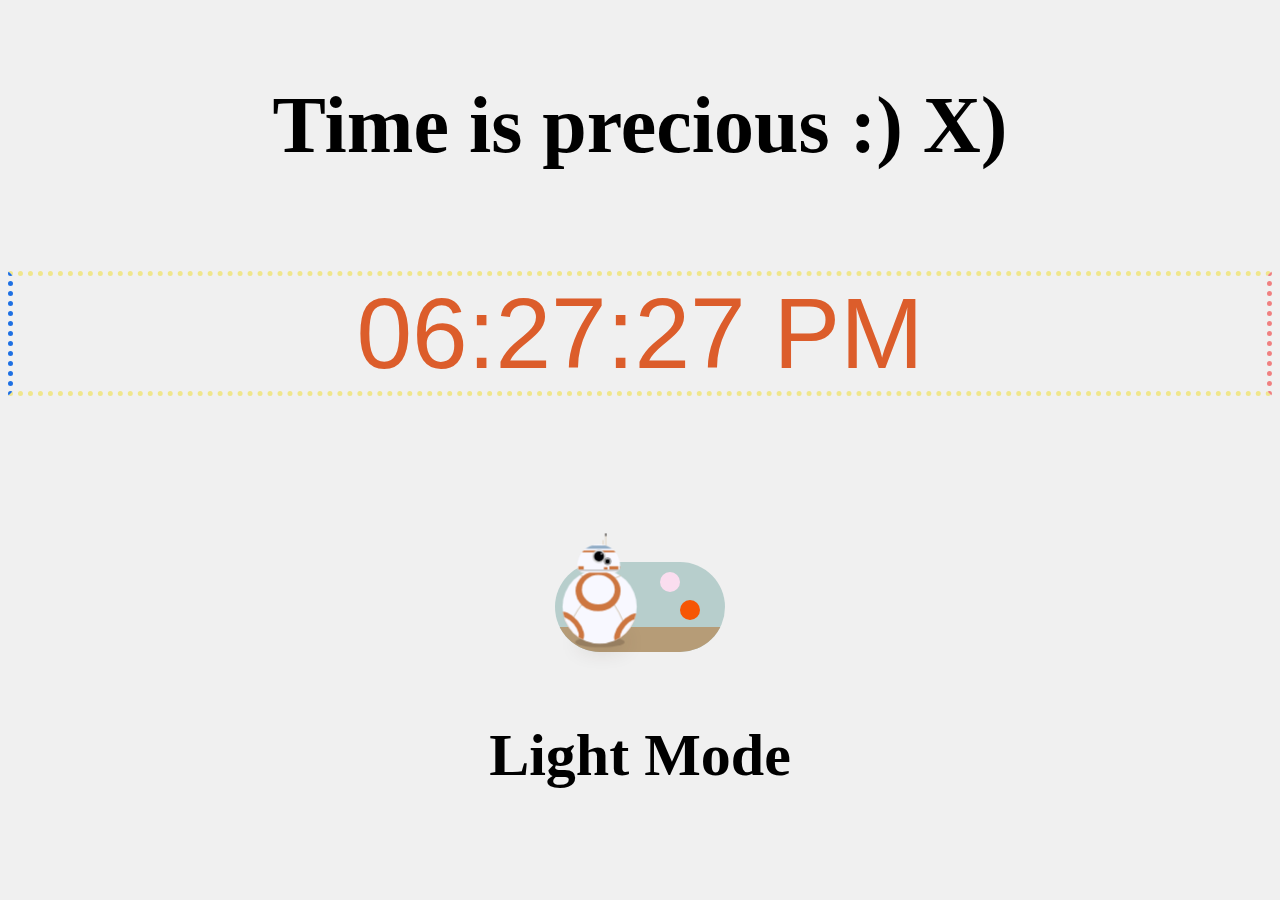
<file: index.html>
<!DOCTYPE html>
<html>
    <head>
        
        <title>
            Digital clock 
        </title>
        <link rel="stylesheet" href = "./dwatch.css">
    </head>
    <body>
        <p class = "Theory" id="title">
            Time is precious :) X)
        </p>
      
      <p id = "Watch" class = "clockstyle" onload="time()">
      </p>
      <div class="switch-btn">
      <label>
        <input type="checkbox" class="slider" id="modeSwitch" onclick="toggleMode()">
        <div class="switch">
            <div class="suns"></div>
            <div class="moons">
                <div class="star star-1"></div>
                <div class="star star-2"></div>
                <div class="star star-3"></div>
                <div class="star star-4"></div>
                <div class="star star-5"></div>
                <div class="first-moon"></div>
            </div>
            <div class="sand"></div>
            <div class="bb8">
                <div class="antennas">
                    <div class="antenna short"></div>
                    <div class="antenna long"></div>
                </div>
                <div class="head">
                    <div class="stripe one"></div>
                    <div class="stripe two"></div>
                    <div class="eyes">
                        <div class="eye one"></div>
                        <div class="eye two"></div>
                    </div>
                    <div class="stripe detail">
                        <div class="detail zero"></div>
                        <div class="detail zero"></div>
                        <div class="detail one"></div>
                        <div class="detail two"></div>
                        <div class="detail three"></div>
                        <div class="detail four"></div>
                        <div class="detail five"></div>
                        <div class="detail five"></div>
                    </div>
                    <div class="stripe three"></div>
                </div>
                <div class="ball">
                    <div class="lines one"></div>
                    <div class="lines two"></div>
                    <div class="ring one"></div>
                    <div class="ring two"></div>
                    <div class="ring three"></div>
                </div>
                <div class="shadow"></div>
            </div>
        </div>
    </label>
</div>
<div id="modeText" class = "modeText">Light Mode</div>
      <script src = "./dwatch.js"></script>
    </body>
</html
</file>
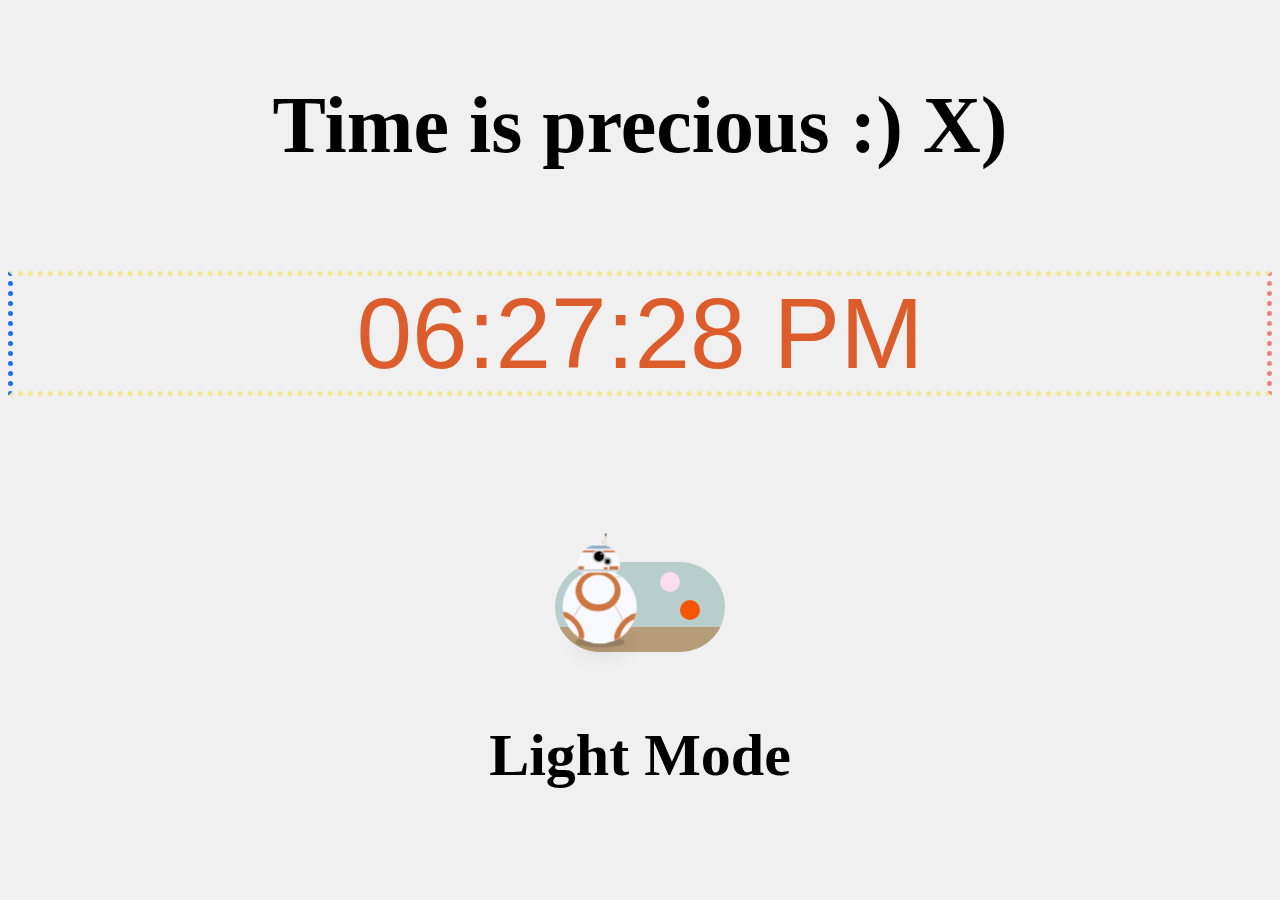
<file: dwatch.html>
<!DOCTYPE html>
<html>
    <head>
        
        <title>
            Digital clock 
        </title>
        <link rel="stylesheet" href = "dwatch.css">
    </head>
    <body>
        <p class = "Theory" id="title">
            Time is precious :) X)
        </p>
      
      <p id = "Watch" class = "clockstyle" onload="time()">
      </p>
      <div class="switch-btn">
      <label>
        <input type="checkbox" class="slider" id="modeSwitch" onclick="toggleMode()">
        <div class="switch">
            <div class="suns"></div>
            <div class="moons">
                <div class="star star-1"></div>
                <div class="star star-2"></div>
                <div class="star star-3"></div>
                <div class="star star-4"></div>
                <div class="star star-5"></div>
                <div class="first-moon"></div>
            </div>
            <div class="sand"></div>
            <div class="bb8">
                <div class="antennas">
                    <div class="antenna short"></div>
                    <div class="antenna long"></div>
                </div>
                <div class="head">
                    <div class="stripe one"></div>
                    <div class="stripe two"></div>
                    <div class="eyes">
                        <div class="eye one"></div>
                        <div class="eye two"></div>
                    </div>
                    <div class="stripe detail">
                        <div class="detail zero"></div>
                        <div class="detail zero"></div>
                        <div class="detail one"></div>
                        <div class="detail two"></div>
                        <div class="detail three"></div>
                        <div class="detail four"></div>
                        <div class="detail five"></div>
                        <div class="detail five"></div>
                    </div>
                    <div class="stripe three"></div>
                </div>
                <div class="ball">
                    <div class="lines one"></div>
                    <div class="lines two"></div>
                    <div class="ring one"></div>
                    <div class="ring two"></div>
                    <div class="ring three"></div>
                </div>
                <div class="shadow"></div>
            </div>
        </div>
    </label>
</div>
<div id="modeText" class = "modeText">Light Mode</div>
      <script src = "dwatch.js"></script>
    </body>
</html
</file>
<file: dwatch.css>
.clockstyle{
    color: rgb(220, 93, 43);
    font-family: Impact, Haettenschweiler, 'Arial Narrow Bold', sans-serif;
    align-content: center;
    text-align: center;
    font-size: 100px;
    border: dotted ;
    border-width: 5px;
    border-color: khaki;
    border-right-color: lightcoral;
    border-left-color: rgb(30, 112, 227);


}

.Theory
{
    color: rgb(0,0,0);
    font: italic;
    font-size: 80px;
    font-weight: bolder;
    text-align: center;
    align-content: center;
}
.modeText
{
    color: rgb(0,0,0);
    font: italic;
    font-size: 60px;
    font-weight: bolder;
    text-align: center;
    align-content: center;
}
.switch-btn{
    display: flex;
    justify-content: center;
    align-items: center;
    height: 25vh;
}
body {
    background-color: #f0f0f0; /* light mode background color */
    color: #333; /* light mode text color */
    transition: background-color 0.3s ease;
  }
  
  .dark-mode {
    background-color: #333; /* dark mode background color */
    color: #f0f0f0; /* dark mode text color */
  }
  
.switch {
    --toggle-size: 1;
  }
  
  .switch *, .switch *::after, *::before {
    -webkit-box-sizing: border-box;
    box-sizing: border-box;
  }
  
  .switch {
    -webkit-box-sizing: border-box;
    box-sizing: border-box;
    display: -webkit-inline-box;
    display: -ms-inline-flexbox;
    display: inline-flex;
    -webkit-box-align: center;
    -ms-flex-align: center;
    align-items: center;
    width: 170px;
    height: 90px;
    background-color: #b7cecc;
    position: relative;
    border-radius: 999px;
    -webkit-transition: .4s;
    -o-transition: .4s;
    transition: .4s;
    cursor: pointer;
    -webkit-transform: scale(var(--toggle-size));
    -ms-transform: scale(var(--toggle-size));
    transform: scale(var(--toggle-size));
  }
  
  .moons {
    position: absolute;
    width: 100px;
    height: 65px;
    overflow: hidden;
    top: 0;
    left: -10px;
  }
  
  .moons .star {
    position: absolute;
    width: 1px;
    height: 1px;
    top: 45px;
    left: 30px;
    border-radius: 999px;
    background-color: #ffffff;
  }
  
  .moons .star.star-1 {
    top: 100%;
    left: 75px;
    -webkit-transition: .2s;
    -o-transition: .2s;
    transition: .2s;
  }
  
  .moons .star.star-2 {
    top: 100%;
    left: 65px;
    -webkit-transition: .3s;
    -o-transition: .3s;
    transition: .3s;
  }
  
  .moons .star.star-3 {
    top: 100%;
    left: 85px;
    -webkit-transition: .4s;
    -o-transition: .4s;
    transition: .4s;
  }
  
  .moons .star.star-4 {
    top: 100%;
    left: 60px;
    -webkit-transition: .5s;
    -o-transition: .5s;
    transition: .5s;
  }
  
  .moons .star.star-5 {
    top: 100%;
    left: 44px;
    -webkit-transition: .6s;
    -o-transition: .6s;
    transition: .6s;
  }
  
  .moons .first-moon {
    position: absolute;
    -webkit-transition: .4s;
    -o-transition: .4s;
    transition: .4s;
    width: 30px;
    height: 30px;
    top: 100%;
    left: 30px;
    background-color: #e0d6d6;
    border-radius: 999px;
  }
  
  .moons::before, .moons::after {
    -webkit-transition: .6s;
    -o-transition: .6s;
    transition: .6s;
    content: "";
    position: absolute;
    width: 8px;
    height: 8px;
    background-color: #dde4e6;
    border-radius: 999px;
    top: 100%;
    left: 70px;
  }
  
  .moons::after {
    width: 5px;
    height: 5px;
    left: 81px;
    -webkit-transition: .8s;
    -o-transition: .8s;
    transition: .8s;
  }
  
  .sand {
    position: absolute;
    width: 100%;
    height: 45px;
    bottom: 0px;
    left: 0;
    border-radius: 0 0 999px 999px;
    overflow: hidden;
  }
  
  .suns {
    position: absolute;
    width: 50px;
    height: 70px;
    overflow: hidden;
    top: 0;
    right: 15px;
  }
  
  .suns::before {
    content: "";
    position: absolute;
    width: 20px;
    height: 20px;
    background-color: #faddef;
    border-radius: 999px;
    top: 10px;
    right: 30px;
    -webkit-transition: .4s;
    -o-transition: .4s;
    transition: .4s;
  }
  
  .suns::after {
    content: "";
    position: absolute;
    width: 20px;
    height: 20px;
    background-color: #F65604;
    border-radius: 999px;
    top: 38px;
    right: 10px;
    -webkit-transition: .6s;
    -o-transition: .6s;
    transition: .6s;
  }
  
  .sand::before {
    position: absolute;
    width: 100%;
    height: 25px;
    bottom: 0px;
    left: 0;
    content: "";
    background-color: #B69C77;
    border-radius: 0 0 999px 999px;
  }
  
  .bb8 {
    position: absolute;
    left: -18%;
    width: 140px;
    -webkit-transform: scale(0.45);
    -ms-transform: scale(0.45);
    transform: scale(0.45);
    -webkit-transition: left .4s;
    -o-transition: left .4s;
    transition: left .4s;
  }
  
  .slider {
    display: none;
  }
  
  .antennas {
    position: absolute;
    -webkit-transition: all 0.4s;
    -o-transition: all 0.4s;
    transition: all 0.4s;
    left: 28%;
  }
  
  .antenna {
    background: #e0d2be;
    position: absolute;
    width: 2px;
  }
  
  .antenna.short {
    height: 20px;
    top: -65px;
    left: 50px;
  }
  
  .antenna.long {
    border-top: 6px solid #020204;
    border-bottom: 6px solid #020204;
    height: 36px;
    top: -80px;
    left: 56px;
  }
  
  .head {
    -webkit-transition: -webkit-transform .4s;
    transition: -webkit-transform .4s;
    -o-transition: transform .4s;
    transition: transform .4s, -webkit-transform .4s;
    background-color: ghostwhite;
    border-radius: 90px 90px 25px 25px;
    -moz-border-radius: 90px 90px 25px 25px;
    -webkit-border-radius: 90px 90px 25px 25px;
    height: 63px;
    margin-left: -45px;
    overflow: hidden;
    position: absolute;
    width: 95px;
    z-index: 1;
    top: -56px;
    left: 56%;
  }
  
  .head .stripe {
    position: absolute;
    width: 100%;
  }
  
  .head .stripe.one {
    background: #7699B7;
    height: 7px;
    opacity: 0.8;
    z-index: 1;
    top: 3px;
  }
  
  .head .stripe.two {
    background: #CD7640;
    height: 4px;
    top: 14px;
  }
  
  .head .stripe.three {
    background: #999;
    height: 4px;
    opacity: 0.5;
    bottom: 3px;
  }
  
  .head .stripe.detail {
    display: -webkit-box;
    display: -ms-flexbox;
    display: flex;
    width: 200px;
    bottom: 7px;
    left: -38%;
    -webkit-transition: left 0.4s;
    -o-transition: left 0.4s;
    transition: left 0.4s;
  }
  
  .head .detail {
    height: 7px;
  }
  
  .head .detail.zero {
    background-color: #CD7640;
    width: 2%;
    margin-left: 3px;
  }
  
  .head .detail.one {
    background-color: #CD7640;
    width: 8%;
    margin-left: 3px;
  }
  
  .head .detail.two {
    background-color: #CD7640;
    width: 6%;
    margin-left: 5px;
  }
  
  .head .detail.three {
    background-color: #CD7640;
    width: 4%;
    margin-left: 45px;
    height: 5px;
    margin-top: 2px;
  }
  
  .head .detail.four {
    background-color: #CD7640;
    width: 10%;
    margin-left: 4px;
  }
  
  .head .detail.five {
    background-color: #CD7640;
    width: 2%;
    margin-left: 3px;
  }
  
  .head .eyes {
    display: inline-block;
    height: 100%;
    position: absolute;
    width: 100%;
    -webkit-transition: left 0.4s;
    -o-transition: left 0.4s;
    transition: left 0.4s;
    left: 22%;
  }
  
  .head .eye {
    border-radius: 50%;
    display: block;
    position: absolute;
  }
  
  .head .eye.one {
    background: #020204;
    border: 4px solid lightgray;
    height: 30px;
    width: 30px;
    top: 12px;
    left: 12%;
  }
  
  .head .eye.one:after {
    background: white;
    border-radius: 50%;
    content: "";
    display: block;
    height: 3px;
    position: absolute;
    width: 3px;
    top: 4px;
    right: 4px;
  }
  
  .head .eye.two {
    background-color: lightgrey;
    border: 1px solid #020204;
    height: 16px;
    width: 16px;
    top: 30px;
    left: 40%;
  }
  
  .head .eye.two:after {
    background: #020204;
    border-radius: 50%;
    content: "";
    display: block;
    height: 10px;
    position: absolute;
    width: 10px;
    top: 2px;
    left: 2px;
  }
  
  .ball {
    background-color: ghostwhite;
    border-radius: 50%;
    height: 165px;
    overflow: hidden;
    position: relative;
    width: 165px;
    -webkit-transition: -webkit-transform .4s;
    transition: -webkit-transform .4s;
    -o-transition: transform .4s;
    transition: transform .4s, -webkit-transform .4s;
  }
  
  .lines {
    border: 2px solid #B19669;
    border-radius: 50%;
    height: 400px;
    opacity: 0.6;
    position: absolute;
    width: 400px;
  }
  
  .lines.two {
    top: -10px;
    left: -250px;
  }
  
  .ring {
    background: #CD7640;
    border-radius: 50%;
    height: 70px;
    margin-left: -35px;
    position: absolute;
    width: 70px;
  }
  
  .ring:after {
    background-color: ghostwhite;
    border-radius: 50%;
    content: "";
    display: block;
    height: 73%;
    margin-top: -36%;
    margin-left: -36%;
    position: absolute;
    width: 73%;
    top: 50%;
    left: 50%;
  }
  
  .ring.one {
    margin-left: -40px;
    height: 90px;
    width: 100px;
    top: 2%;
    left: 42%;
  }
  
  .ring.two {
    height: 40px;
    width: 80px;
    -ms-transform: rotate(50deg);
    -webkit-transform: rotate(50deg);
    transform: rotate(50deg);
    top: 65%;
    left: 8%;
  }
  
  .ring.two:after {
    top: 100%;
  }
  
  .ring.three {
    height: 37px;
    width: 80px;
    -ms-transform: rotate(-50deg);
    -webkit-transform: rotate(-50deg);
    transform: rotate(-50deg);
    top: 68%;
    left: 84%;
  }
  
  .ring.three:after {
    top: 110%;
  }
  
  .shadow {
    background: #3A271C;
    -webkit-box-shadow: 5px 0 50px #3A271C;
    box-shadow: 5px 0 50px #3A271C;
    border-radius: 50%;
    height: 23.3333333333px;
    opacity: 0.25;
    position: absolute;
    width: 110px;
    left: 28px;
    z-index: -1;
    bottom: -8px;
  }
  
  /* actions */
  
  .slider:checked+ .switch .bb8 {
    left: 29%;
  }
  
  .slider:checked + .switch  .bb8 .ball {
    -webkit-transform: rotate(180deg);
    -ms-transform: rotate(180deg);
    transform: rotate(180deg);
  }
  
  .slider:hover+ .switch .bb8 .eyes {
    left: 60%;
  }
  
  .slider:checked:hover+ .switch .bb8 .eyes {
    left: -20%;
  }
  
  .slider:active+ .switch .bb8 .head {
    -webkit-transform: translate(35px, 3px) rotateZ(17deg);
    -ms-transform: translate(35px, 3px) rotate(17deg);
    transform: translate(30px, 3px) rotateZ(17deg);
  }
  
  .slider:checked:active+ .switch .bb8 .head {
    -webkit-transform: translate(-35px, 6px) rotateZ(-17deg);
    -ms-transform: translate(-35px, 6px) rotate(-17deg);
    transform: translate(-35px, 6px) rotateZ(-17deg);
  }
  
  .slider:active+.switch .antennas {
    -webkit-transform: translate(35px, -20px) rotateZ(17deg);
    -ms-transform: translate(35px, -20px) rotate(17deg);
    transform: translate(35px, -20px) rotateZ(17deg);
  }
  
  .slider:active:not(:hover)+.switch .antennas {
    -webkit-transform: translate(35px, -10px) rotateZ(17deg);
    -ms-transform: translate(35px, -10px) rotate(17deg);
    transform: translate(35px, -10px) rotateZ(17deg);
  }
  
  .slider:checked:active+.switch .antennas {
    -webkit-transform: translate(-35px, 10px) rotateZ(-17deg);
    -ms-transform: translate(-35px, 10px) rotate(-17deg);
    transform: translate(-35px, 15px) rotateZ(-17deg);
  }
  
  .slider:checked:active:not(:hover)+.switch .antennas {
    -webkit-transform: translate(-30px, 20px) rotateZ(-17deg);
    -ms-transform: translate(-30px, 20px) rotate(-17deg);
    transform: translate(-25px, 25px) rotateZ(-17deg);
  }
  
  .slider:hover+ .switch .antennas, .slider:checked+ .switch .antennas {
    left: 6%;
  }
  
  .slider:hover+ .switch .stripe.detail, .slider:checked+ .switch .stripe.detail {
    left: 0;
  }
  
  .slider:checked:hover+ .switch .antennas {
    left: 28%;
  }
  
  .slider:checked:hover+ .switch .stripe.detail {
    left: -38%;
  }
  
  .slider:checked + .switch {
    background-color: #112350;
  }
  
  .slider:checked + .switch .suns::before {
    top: 100px;
  }
  
  .slider:checked + .switch .suns::after {
    top: 150px;
  }
  
  .slider:checked + .switch .moons .first-moon {
    top: 15px;
    -webkit-box-shadow: 0 0 10px #B8CCCD;
    box-shadow: 0 0 10px #B8CCCD;
  }
  
  .slider:checked + .switch .moons::after {
    top: 38px;
    -webkit-box-shadow: 0 0 15px #B8CCCD;
    box-shadow: 0 0 15px #B8CCCD;
  }
  
  .slider:checked + .switch .moons::before {
    top: 34px;
    -webkit-box-shadow: 0 0 15px #B8CCCD;
    box-shadow: 0 0 15px #B8CCCD;
  }
  
  .slider:checked + .switch .moons .star {
    -webkit-box-shadow: 0 0 20px 2px #fff;
    box-shadow: 0 0 20px 2px #fff;
  }
  
  .slider:checked + .switch .moons .star.star-1 {
    top: 20px;
  }
  
  .slider:checked + .switch .moons .star.star-2 {
    top: 15px;
  }
  
  .slider:checked + .switch .moons .star.star-3 {
    top: 15px;
  }
  
  .slider:checked + .switch .moons .star.star-4 {
    top: 45px;
  }
  
  .slider:checked + .switch .moons .star.star-5 {
    top: 53px;
  }
</file>
